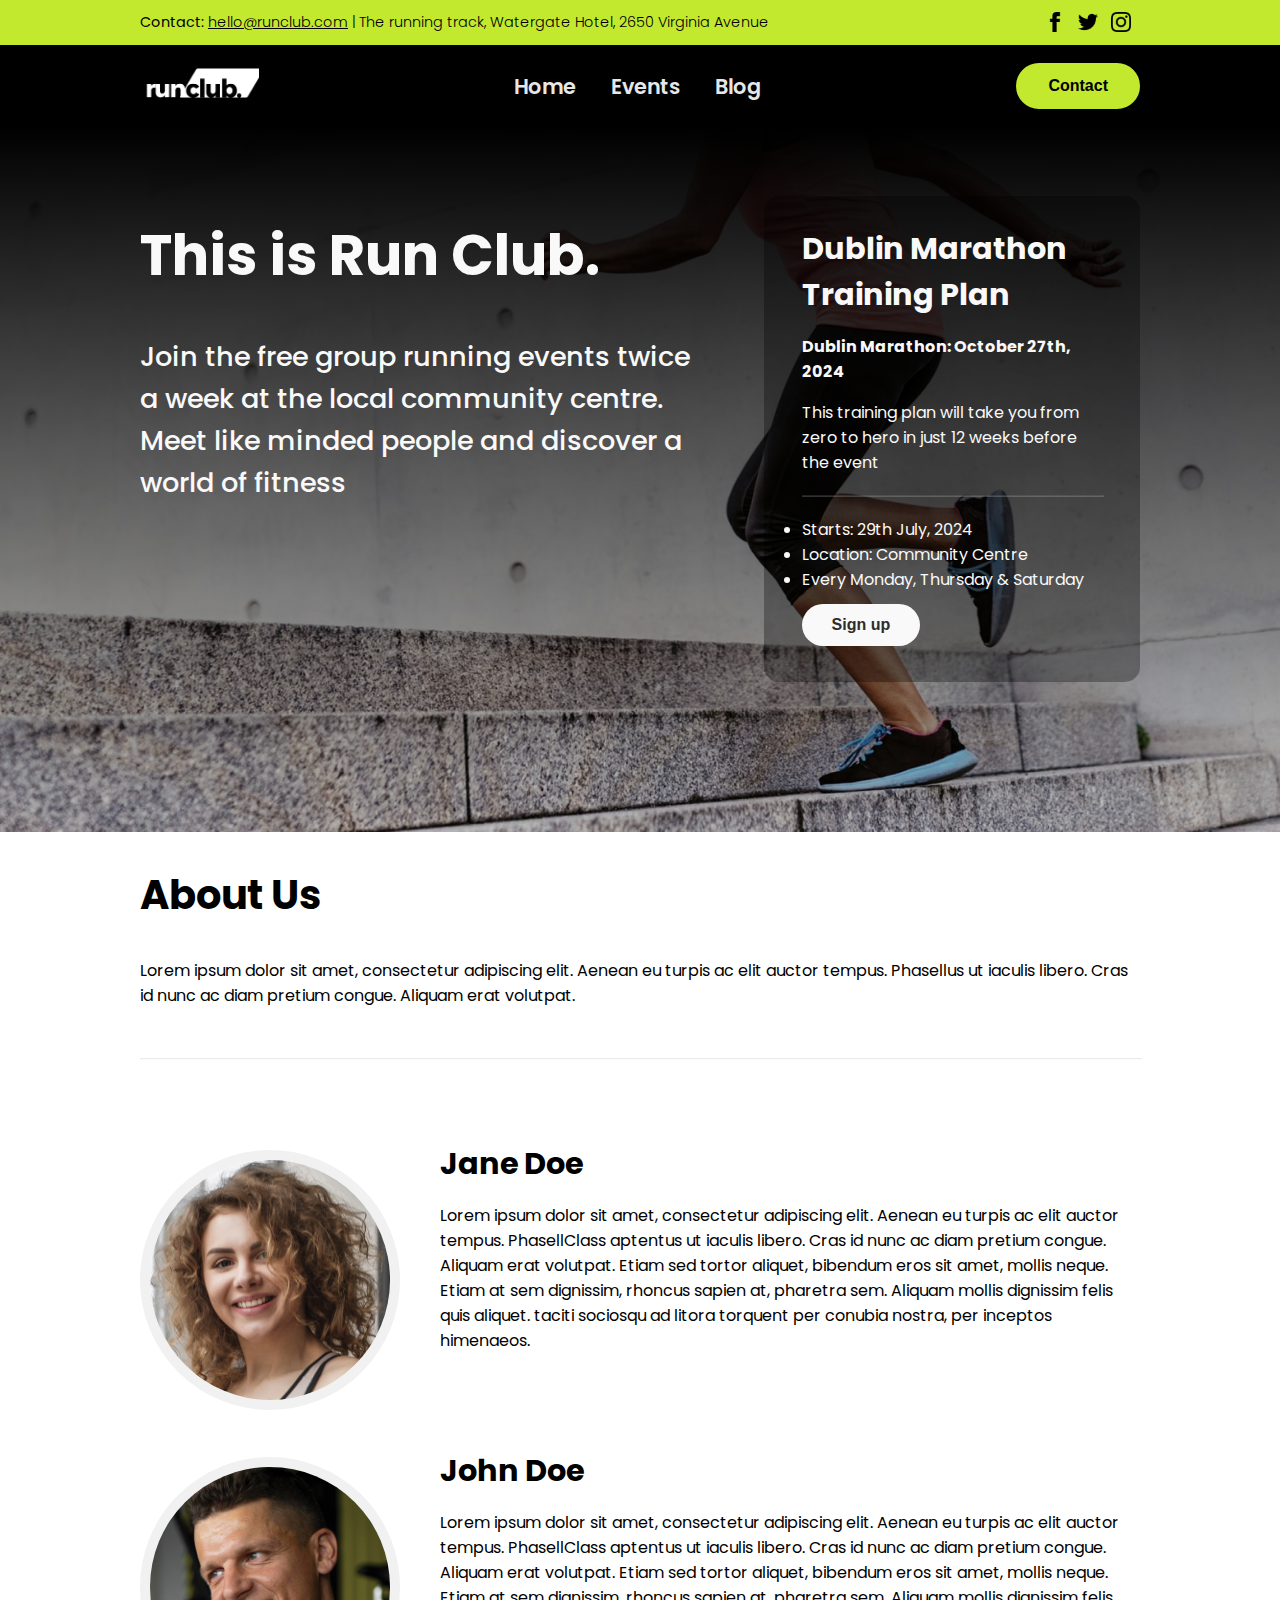
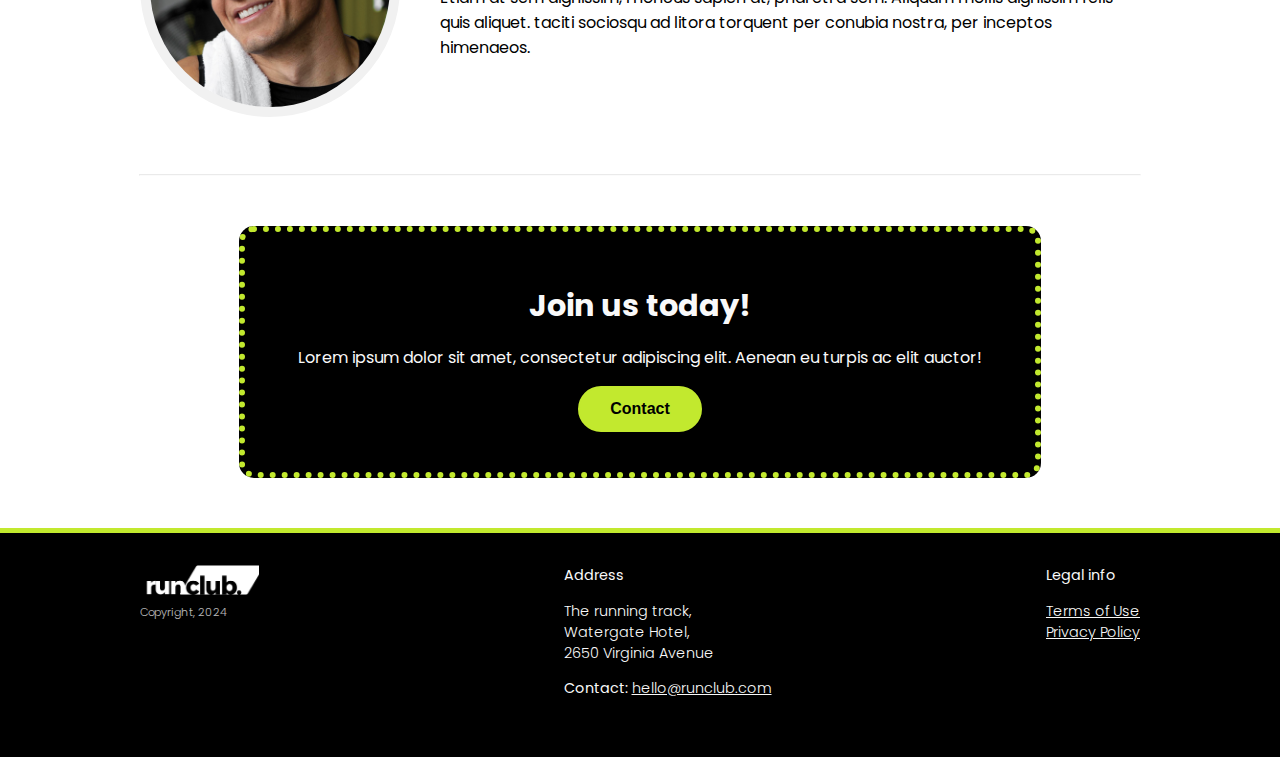
<file: index.html>
<!DOCTYPE html>
<html lang="en">
<head>
<title>Run Club | Home</title>
<meta charset="utf-8">
<link rel="stylesheet" href="styles.css"> <!-- CALLING GLOBAL STYLES -->
<link rel="preconnect" href="https://fonts.googleapis.com"> <!-- CALLING GOOGLE FONTS -->
<link rel="preconnect" href="https://fonts.gstatic.com" crossorigin> <!-- CALLING GOOGLE FONTS -->
<link href="https://fonts.googleapis.com/css2?family=Poppins:ital,wght@0,100;0,200;0,300;0,400;0,500;0,600;0,700;0,800;0,900;1,100;1,200;1,300;1,400;1,500;1,600;1,700;1,800;1,900&display=swap" rel="stylesheet"> <!-- CALLING POPPINS SITE FONT -->
</head>
<!-- START CALLOUT SECTION -->
<div id="callout-container">
  <div id="callout">
    <div id="callout-mail"><b>Contact:</b> <a href="mailto:hello@runclub.com" class="alt-a">hello@runclub.com</a> | The running track, Watergate Hotel, 2650 Virginia Avenue</div>
    <div id="callout-socials">
      <a href="https://www.facebook.com"><img src='media/facebook-icon.png' alt="Facebook icon" class="icon"></a></td>
      <a href="https://twitter.com"><img src='media/twitter-icon.png' alt="X or Twitter icon" class="icon"></a></td>
      <a href="https://www.instagram.com"><img src='media/instagram-icon.png' alt="YouTube icon" class="icon"></a></td>
    </div>
  </div>
</div>
<!-- START NAV SECTION -->
<div id="nav-container">
  <div id="nav-inner-container">
    <div><img src='media/logo.png' alt="The Run Club Logo" id="nav-logo"></div>
    <nav>
      <ul>
        <li><a href="/runclub-assessment">Home</a></li>
        <li><a href="/runclub-assessment/events.html">Events</a></li>
        <li><a href="/runclub-assessment/blog.html">Blog</a></li>
      </ul>
    </nav>
    <div><a href="/runclub-assessment/contact.html"><button id="green-button">Contact</button></a></div>
  </div>
</div>
<!-- START MAIN SECTION -->
<section id="home-main-top-container">
  <div class="inner-container">
    <div id="home-main-left"> <!-- SITE TITLE AND INTO -->
      <h1>This is Run Club.</h1>
      <h4>Join the free group running events twice a week at the local community centre. Meet like minded people and discover a world of fitness</h4>
    </div>
    <div id="home-main-right-container">
      <div id="home-main-right"> <!-- MARATHON TRAINING SECTION -->
        <h3>Dublin Marathon Training Plan</h3>
        <p><b>Dublin Marathon: October 27th, 2024</b></p>
        <p>This training plan will take you from zero to hero in just 12 weeks before the event</p>
        <hr id="hr-home">
        <ul>
          <li>Starts: 29th July, 2024</li>
          <li>Location: Community Centre</li>
          <li>Every Monday, Thursday & Saturday</li>
          <div><a href="https://buy.stripe.com/cN2eWRfuR3Ev2ti288"><button id="grey-button">Sign up</button></a></div>
        </ul>
        </ul>
    </div>
  </div> 
</section>
<section id="hp-about-container">
  <div class="site-width-only">
    <h2>About Us</h2>
    <p>Lorem ipsum dolor sit amet, consectetur adipiscing elit. Aenean eu turpis ac elit auctor tempus. Phasellus ut iaculis libero. Cras id nunc ac diam pretium congue. Aliquam erat volutpat.</p>
    <hr>
  </div>
  <div class="inner-container">
    <div id="hp-about-left">
      <img src='media/jane.jpg' alt="Jane headshot" class="headshot">
    </div>  
    <div id="hp-about-right">
      <h3>Jane Doe</h3>
      <p>Lorem ipsum dolor sit amet, consectetur adipiscing elit. Aenean eu turpis ac elit auctor tempus. PhasellClass aptentus ut iaculis libero. Cras id nunc ac diam pretium congue. Aliquam erat volutpat. Etiam sed tortor aliquet, bibendum eros sit amet, mollis neque. Etiam at sem dignissim, rhoncus sapien at, pharetra sem. Aliquam mollis dignissim felis quis aliquet.  taciti sociosqu ad litora torquent per conubia nostra, per inceptos himenaeos.</p>
    </div>
  </div>
    <div class="inner-container">
      <div id="hp-about-left">
        <img src='media/joe.jpg' alt="Joe headshot" class="headshot">
      </div> 
      <div id="hp-about-right">
        <h3>John Doe</h3>
        <p>Lorem ipsum dolor sit amet, consectetur adipiscing elit. Aenean eu turpis ac elit auctor tempus. PhasellClass aptentus ut iaculis libero. Cras id nunc ac diam pretium congue. Aliquam erat volutpat. Etiam sed tortor aliquet, bibendum eros sit amet, mollis neque. Etiam at sem dignissim, rhoncus sapien at, pharetra sem. Aliquam mollis dignissim felis quis aliquet.  taciti sociosqu ad litora torquent per conubia nostra, per inceptos himenaeos.</p>
      </div> 
  </div>
    <hr>
  <div class="onpage-callout">
    <h3>Join us today!</h3>
    <p>Lorem ipsum dolor sit amet, consectetur adipiscing elit. Aenean eu turpis ac elit auctor!</p>
    <div><a href="/runclub-assessment/contact.html"><button id="green-button">Contact</button></a></div>
  </div>
</section>
<!-- FOOTER SECTION -->
<footer id="footer-container">
  <section class="inner-container">
    <div><p><img src='media/logo.png' alt="The Run Club Logo" id="nav-logo"><br><small>Copyright, 2024</small></p></div>
    <div><p><b>Address</b><br></p><p>The running track,<br> Watergate Hotel,<br> 2650 Virginia Avenue</p><p><b>Contact:</b> <a href="mailto:hello@runclub.com">hello@runclub.com</a></p></div>
    <div><p><b>Legal info</b></p><p><a href="/runclub-assessment/terms.html">Terms of Use</a><br><a href="/runclub-assessment/privacy.html">Privacy Policy</a></p></div>
  </section>
</footer>
</body>
</html>
</file>
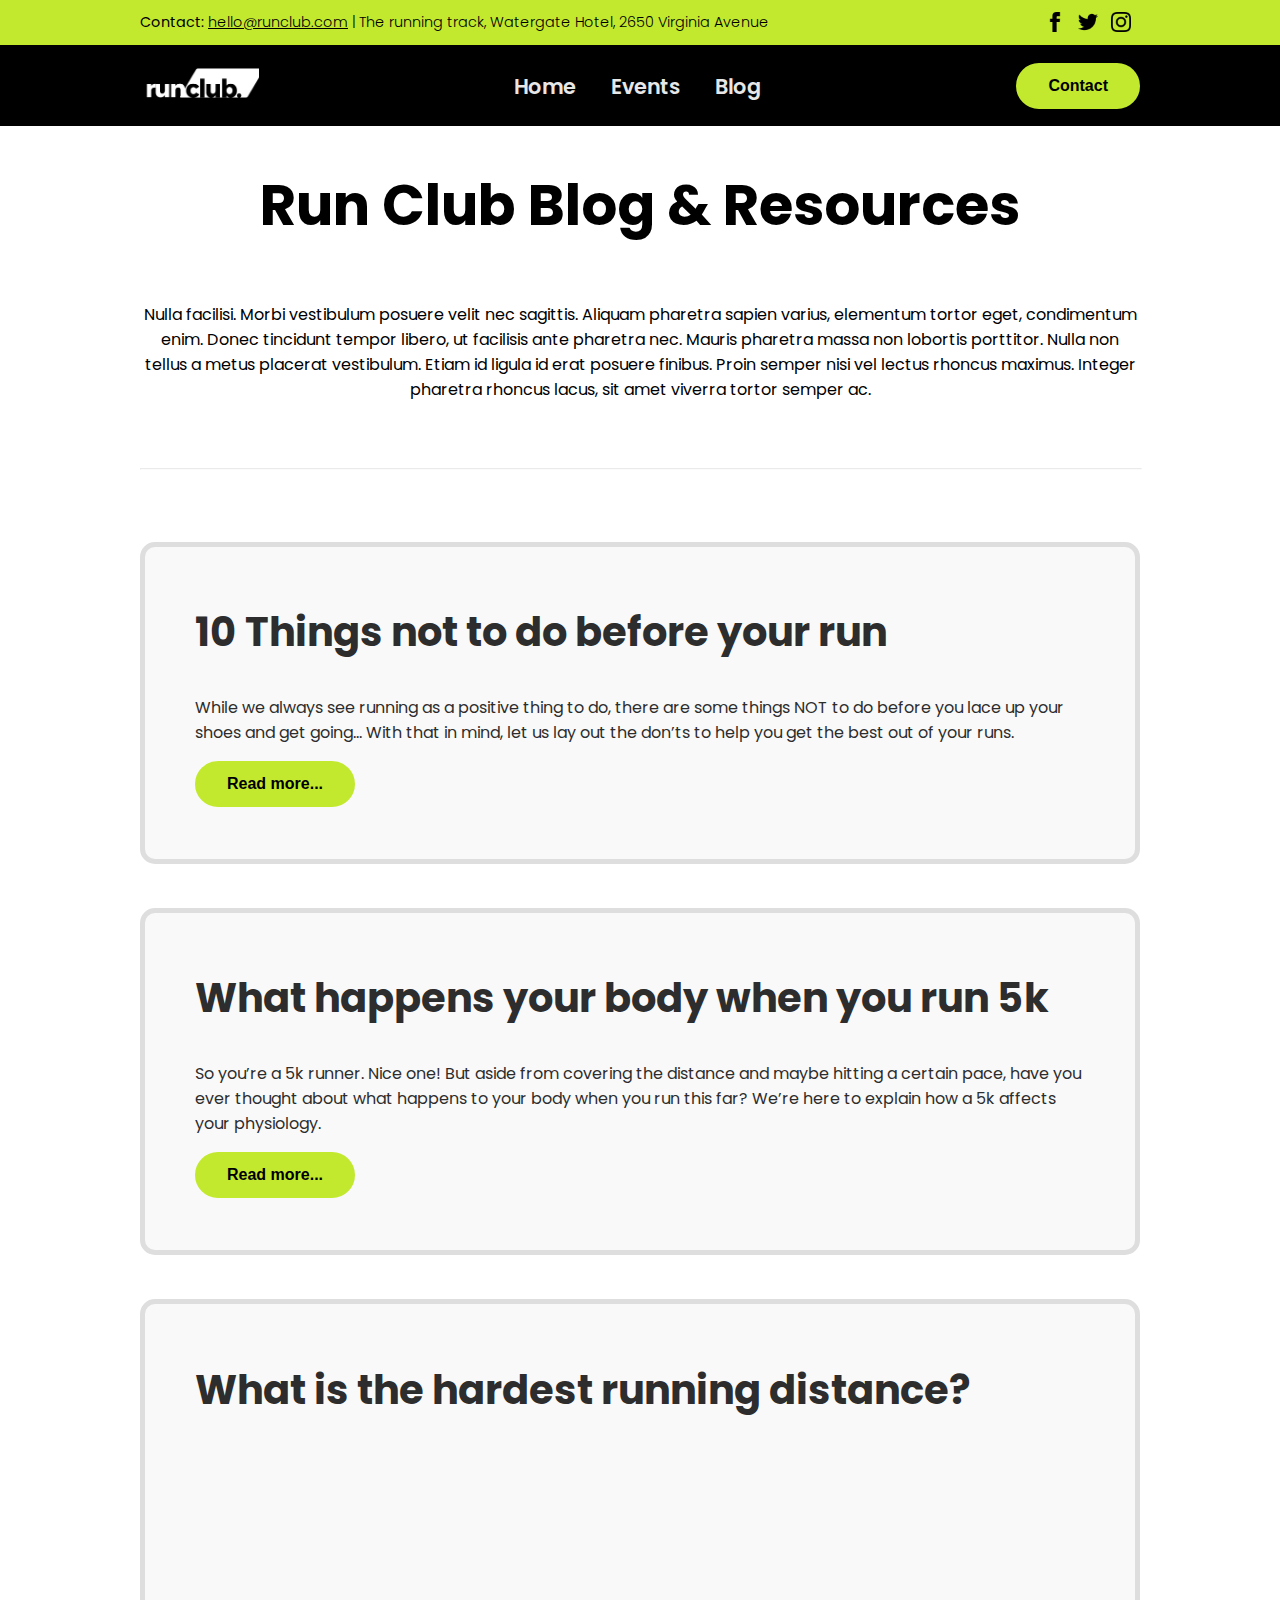
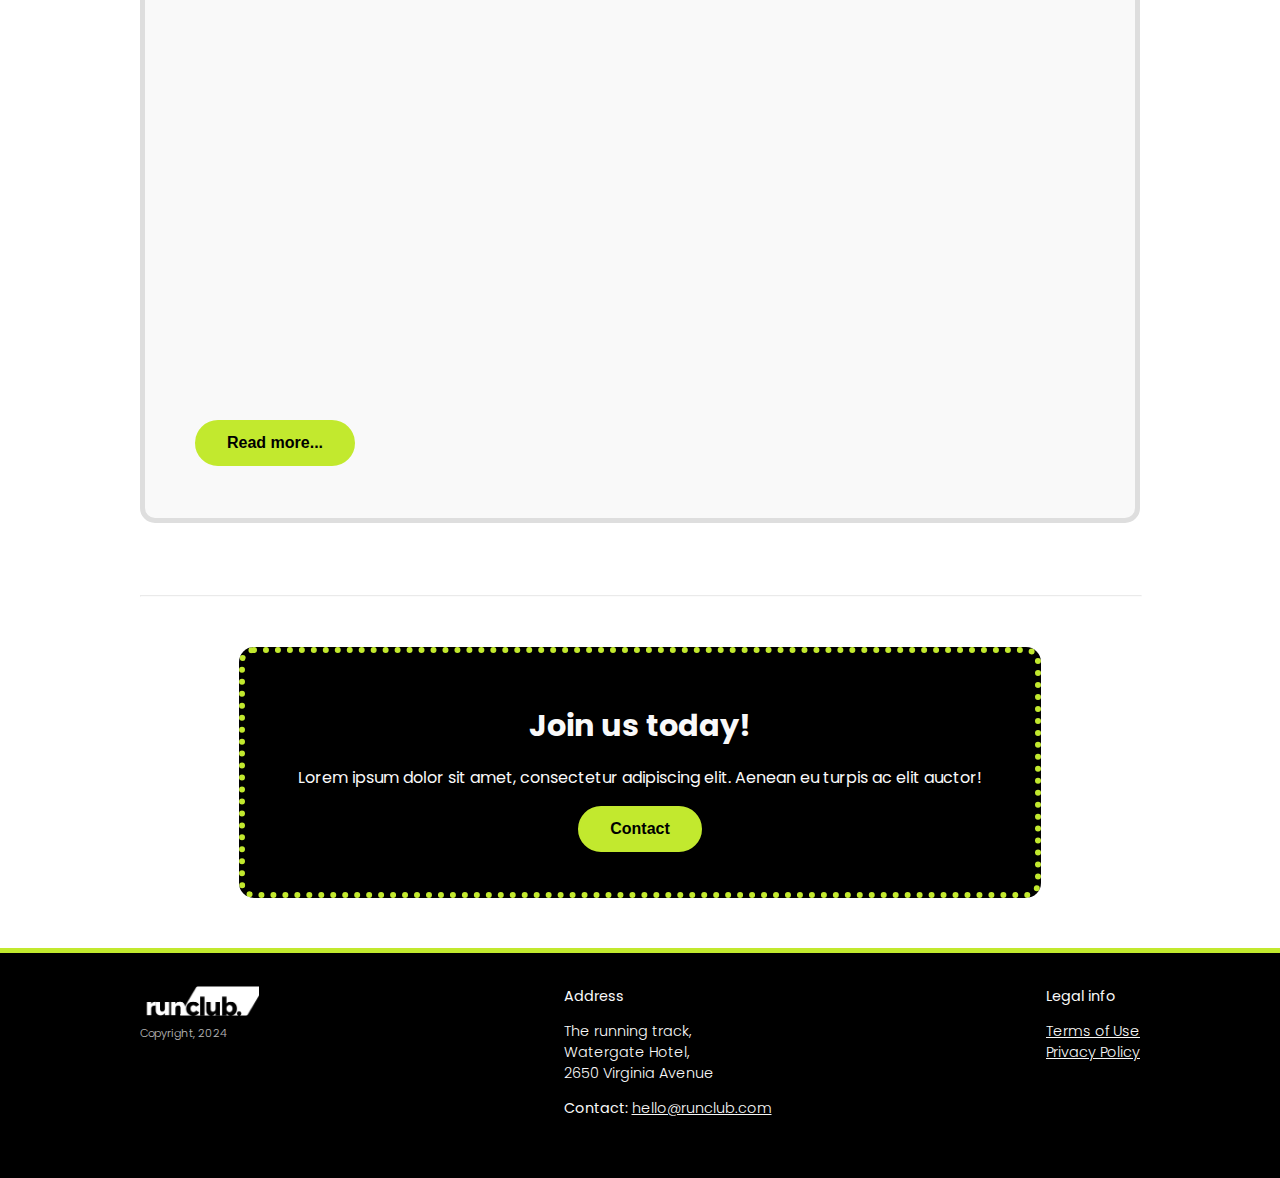
<file: blog.html>
<!DOCTYPE html>
<html lang="en">
<head>
<title>Run Club | Blog</title>
<meta charset="utf-8">
<link rel="stylesheet" href="styles.css"> <!-- CALLING GLOBAL STYLES -->
<link rel="preconnect" href="https://fonts.googleapis.com"> <!-- CALLING GOOGLE FONTS -->
<link rel="preconnect" href="https://fonts.gstatic.com" crossorigin> <!-- CALLING GOOGLE FONTS -->
<link href="https://fonts.googleapis.com/css2?family=Poppins:ital,wght@0,100;0,200;0,300;0,400;0,500;0,600;0,700;0,800;0,900;1,100;1,200;1,300;1,400;1,500;1,600;1,700;1,800;1,900&display=swap" rel="stylesheet"> <!-- CALLING POPPINS SITE FONT -->
</head>
<!-- START CALLOUT SECTION -->
<div id="callout-container">
  <div id="callout">
    <div id="callout-mail"><b>Contact:</b> <a href="mailto:hello@runclub.com" class="alt-a">hello@runclub.com</a> | The running track, Watergate Hotel, 2650 Virginia Avenue</div>
    <div id="callout-socials">
      <a href="https://www.facebook.com"><img src='media/facebook-icon.png' alt="Facebook icon" class="icon"></a>
      <a href="https://twitter.com"><img src='media/twitter-icon.png' alt="X or Twitter icon" class="icon"></a>
      <a href="https://www.instagram.com"><img src='media/instagram-icon.png' alt="YouTube icon" class="icon"></a>
    </div>
  </div>
</div>
<!-- START NAV SECTION -->
<div id="nav-container">
  <div id="nav-inner-container">
    <div><img src='media/logo.png' alt="The Run Club Logo" id="nav-logo"></div>
    <nav>
      <ul>
        <li><a href="/runclub-assessment">Home</a></li>
        <li><a href="/runclub-assessment/events.html">Events</a></li>
        <li><a href="/runclub-assessment/blog.html">Blog</a></li>
      </ul>
    </nav>
    <div><a href="/runclub-assessment/contact.html"><button id="green-button">Contact</button></a></div>
  </div>
</div>
<!-- START MAIN SECTION -->
<section>
  <div class="inner-container-stack-centre">
    <h1>Run Club Blog & Resources</h1>
    <p>Nulla facilisi. Morbi vestibulum posuere velit nec sagittis. Aliquam pharetra sapien varius, elementum tortor eget, condimentum enim. Donec tincidunt tempor libero, ut facilisis ante pharetra nec. Mauris pharetra massa non lobortis porttitor. Nulla non tellus a metus placerat vestibulum. Etiam id ligula id erat posuere finibus. Proin semper nisi vel lectus rhoncus maximus. Integer pharetra rhoncus lacus, sit amet viverra tortor semper ac.</p>
    <hr>
    <div class="blog-article-container">
      <div class="blog-article">
        <h2>10 Things not to do before your run</h2>
        <p>While we always see running as a positive thing to do, there are some things NOT to do before you lace up your shoes and get going… With that in mind, let us lay out the don’ts to help you get the best out of your runs.</p>
        <a href="https://therunningchannel.com/10-things-not-to-do-before-a-run-2/"><button id="green-button">Read more...</button></a>
      </div>
    </div>
    <div class="blog-article-container">
      <div class="blog-article">
        <h2>What happens your body when you run 5k</h2>
        <p>So you’re a 5k runner. Nice one! But aside from covering the distance and maybe hitting a certain pace, have you ever thought about what happens to your body when you run this far? We’re here to explain how a 5k affects your physiology.</p>
        <a href="https://therunningchannel.com/what-happens-to-your-body-when-you-run-5k/"><button id="green-button">Read more...</button></a>
      </div>
    </div>
    <div class="blog-article-container">
      <div class="blog-article">
        <h2>What is the hardest running distance?</h2>
        <iframe width="900" height="560" src="https://www.youtube.com/embed/BjLdqnQ2-Yg?si=0-ucBQt2rOjfmcR0" title="YouTube video player" frameborder="0" allow="accelerometer; autoplay; clipboard-write; encrypted-media; gyroscope; picture-in-picture; web-share" referrerpolicy="strict-origin-when-cross-origin" allowfullscreen></iframe><br>
        <a href="https://therunningchannel.com/videos/what-is-the-hardest-running-distance/"><button id="green-button">Read more...</button></a>
      </div>
    </div>
    <hr>
  </div>
  <div class="onpage-callout">
    <h3>Join us today!</h3>
    <p>Lorem ipsum dolor sit amet, consectetur adipiscing elit. Aenean eu turpis ac elit auctor!</p>
    <div><a href="/runclub-assessment/contact.html"><button id="green-button">Contact</button></a></div>
  </div>
</section>
<!-- FOOTER SECTION -->
<footer id="footer-container">
  <section class="inner-container">
    <div><p><img src='media/logo.png' alt="The Run Club Logo" id="nav-logo"><br><small>Copyright, 2024</small></p></div>
    <div><p><b>Address</b><br></p><p>The running track,<br> Watergate Hotel,<br> 2650 Virginia Avenue</p><p><b>Contact:</b> <a href="mailto:hello@runclub.com">hello@runclub.com</a></p></div>
    <div><p><b>Legal info</b></p><p><a href="/runclub-assessment/terms.html">Terms of Use</a><br><a href="/runclub-assessment/privacy.html">Privacy Policy</a></p></div>
  </section>
</footer>
</body>
</html>
</file>
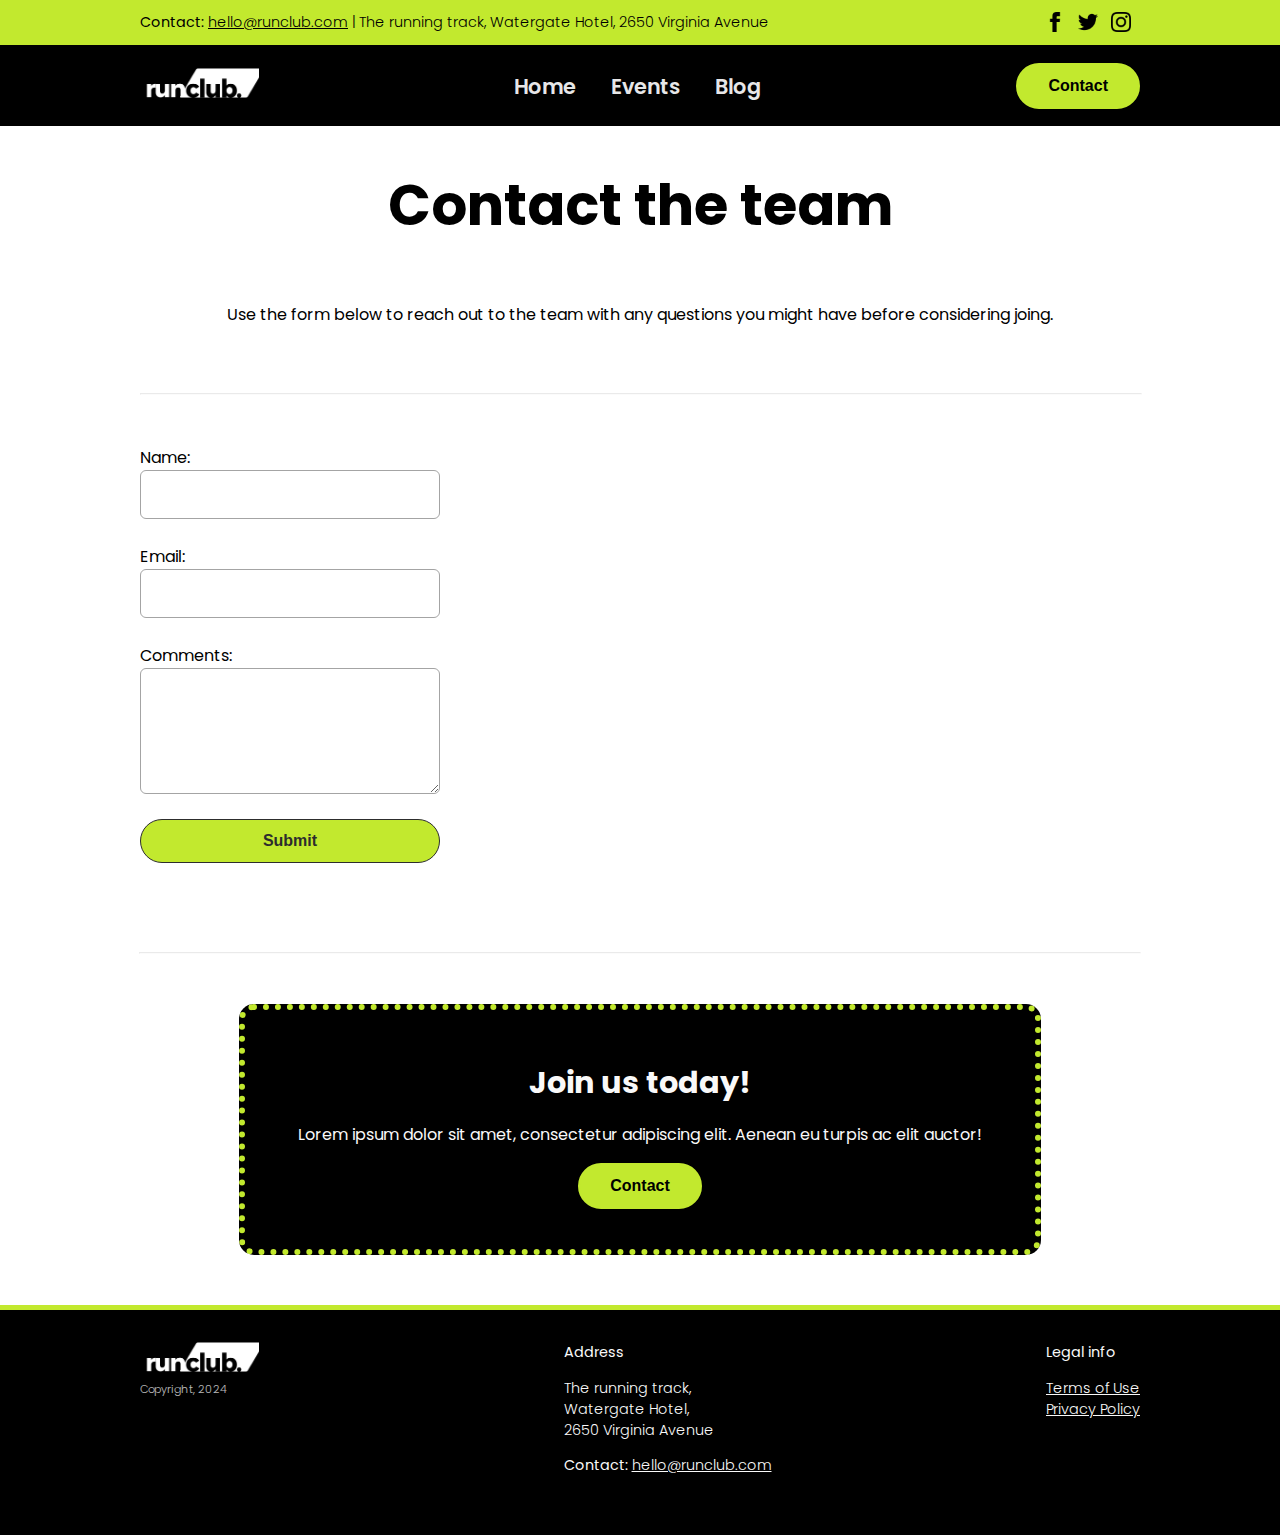
<file: contact.html>
<!DOCTYPE html>
<html lang="en">
<head>
<title>Run Club | Contact</title>
<meta charset="utf-8">
<link rel="stylesheet" href="styles.css"> <!-- CALLING GLOBAL STYLES -->
<link rel="preconnect" href="https://fonts.googleapis.com"> <!-- CALLING GOOGLE FONTS -->
<link rel="preconnect" href="https://fonts.gstatic.com" crossorigin> <!-- CALLING GOOGLE FONTS -->
<link href="https://fonts.googleapis.com/css2?family=Poppins:ital,wght@0,100;0,200;0,300;0,400;0,500;0,600;0,700;0,800;0,900;1,100;1,200;1,300;1,400;1,500;1,600;1,700;1,800;1,900&display=swap" rel="stylesheet"> <!-- CALLING POPPINS SITE FONT -->
</head>
<!-- START CALLOUT SECTION -->
<div id="callout-container">
  <div id="callout">
    <div id="callout-mail"><b>Contact:</b> <a href="mailto:hello@runclub.com" class="alt-a">hello@runclub.com</a> | The running track, Watergate Hotel, 2650 Virginia Avenue</div>
    <div id="callout-socials">
      <a href="https://www.facebook.com"><img src='media/facebook-icon.png' alt="Facebook icon" class="icon"></a>
      <a href="https://twitter.com"><img src='media/twitter-icon.png' alt="X or Twitter icon" class="icon"></a>
      <a href="https://www.instagram.com"><img src='media/instagram-icon.png' alt="YouTube icon" class="icon"></a>
    </div>
  </div>
</div>
<!-- START NAV SECTION -->
<div id="nav-container">
  <div id="nav-inner-container">
    <div><img src='media/logo.png' alt="The Run Club Logo" id="nav-logo"></div>
    <nav>
      <ul>
        <li><a href="/runclub-assessment">Home</a></li>
        <li><a href="/runclub-assessment/events.html">Events</a></li>
        <li><a href="/runclub-assessment/blog.html">Blog</a></li>
      </ul>
    </nav>
    <div><a href="/runclub-assessment/contact.html"><button id="green-button">Contact</button></a></div>
  </div>
</div>
<!-- START MAIN SECTION -->
<section>
  <div class="inner-container-stack-centre">
    <h1>Contact the team</h1>
    <p>Use the form below to reach out to the team with any questions you might have before considering joing.</p>
    <hr>
  </div>
  <div class="inner-container">
    <div class="p">
      <form id="contact-form">
        Name: <input type="text" name="name" id="small-field" required><br>
        Email: <input type="text" name="email" id="small-field" required><br>
        Comments: <textarea name="comment" id="large-field" required></textarea><br>
        <input type="submit" class="green-button">
      </form>
    </div>
    <div>
      <iframe src="https://www.google.com/maps/embed?pb=!1m18!1m12!1m3!1d3105.0712885865464!2d-77.05824602410097!3d38.899485071723625!2m3!1f0!2f0!3f0!3m2!1i1024!2i768!4f13.1!3m3!1m2!1s0x89b7b7b2b79a3b6d%3A0xc7748db45c4c9750!2sThe%20Watergate%20Hotel!5e0!3m2!1sen!2ses!4v1711489890015!5m2!1sen!2ses" width="600" height="450" style="border:0;" allowfullscreen="" loading="lazy" referrerpolicy="no-referrer-when-downgrade"></iframe>
    </div>
  </div>
  <hr>
  <div class="onpage-callout">
    <h3>Join us today!</h3>
    <p>Lorem ipsum dolor sit amet, consectetur adipiscing elit. Aenean eu turpis ac elit auctor!</p>
    <div><a href="/runclub-assessment/contact.html"><button id="green-button">Contact</button></a></div>
  </div>
</section>
<!-- FOOTER SECTION -->
<footer id="footer-container">
  <section class="inner-container">
    <div><p><img src='media/logo.png' alt="The Run Club Logo" id="nav-logo"><br><small>Copyright, 2024</small></p></div>
    <div><p><b>Address</b><br></p><p>The running track,<br> Watergate Hotel,<br> 2650 Virginia Avenue</p><p><b>Contact:</b> <a href="mailto:hello@runclub.com">hello@runclub.com</a></p></div>
    <div><p><b>Legal info</b></p><p><a href="/runclub-assessment/terms.html">Terms of Use</a><br><a href="/runclub-assessment/privacy.html">Privacy Policy</a></p></div>
  </section>
</footer>
</body>
</html>
</file>
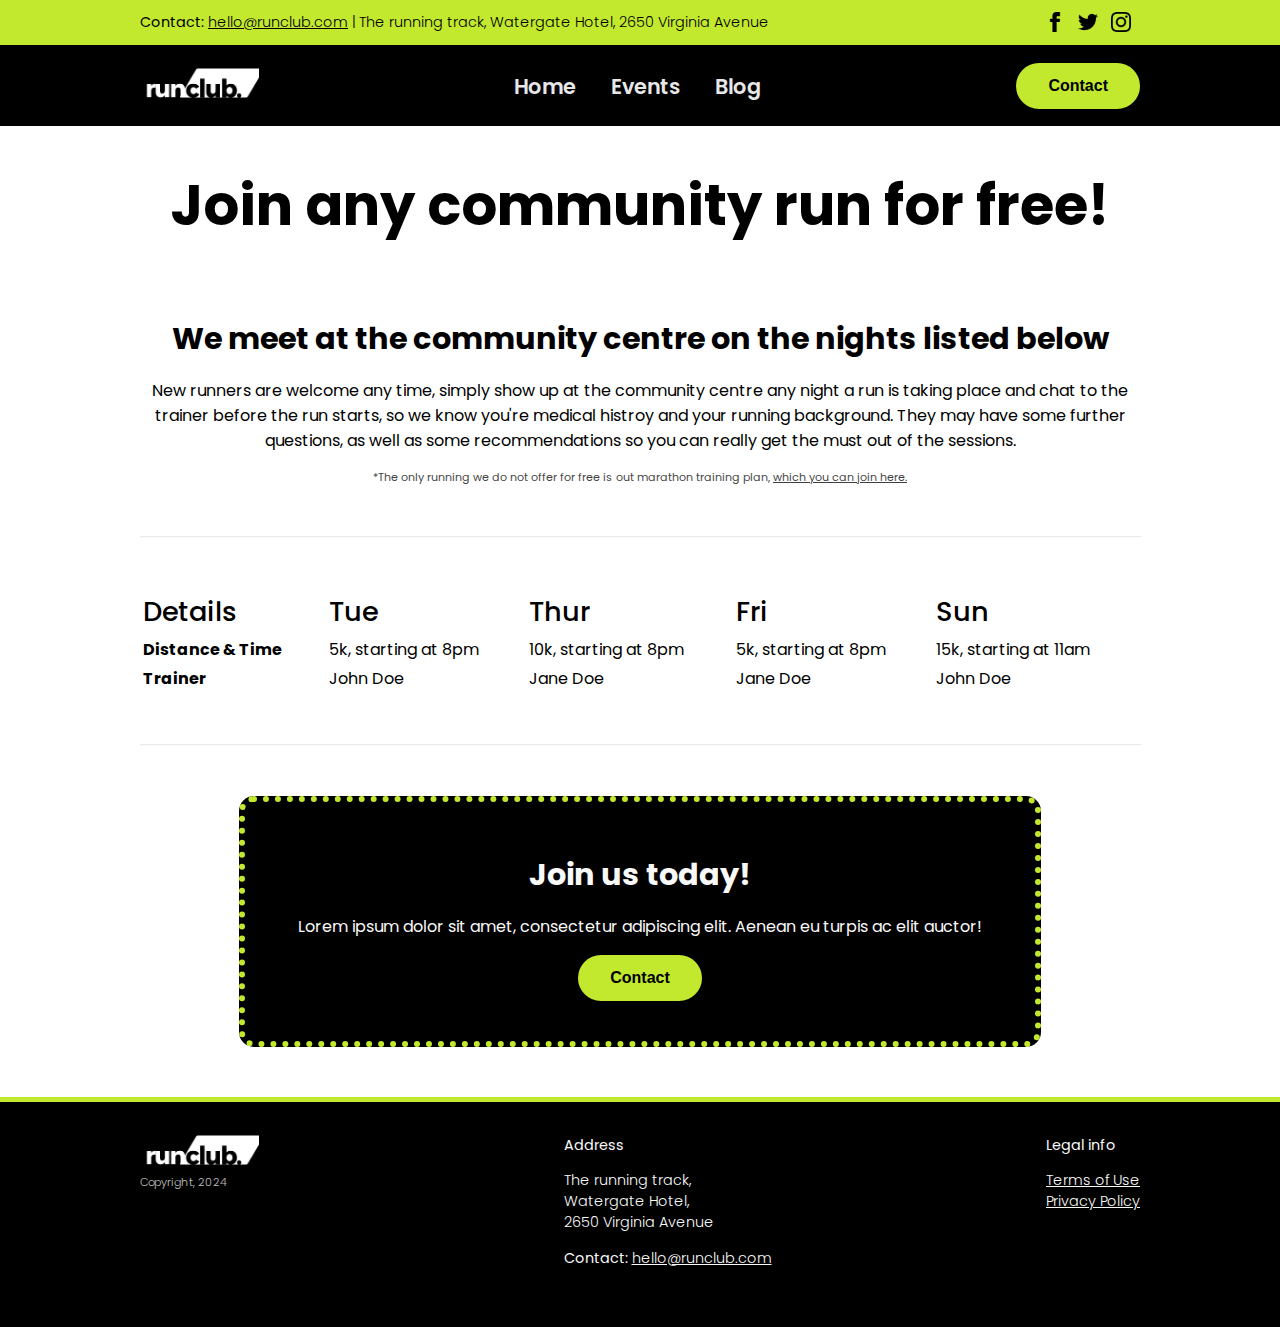
<file: events.html>
<!DOCTYPE html>
<html lang="en">
<head>
<title>Run Club | Events</title>
<meta charset="utf-8">
<link rel="stylesheet" href="styles.css"> <!-- CALLING GLOBAL STYLES -->
<link rel="preconnect" href="https://fonts.googleapis.com"> <!-- CALLING GOOGLE FONTS -->
<link rel="preconnect" href="https://fonts.gstatic.com" crossorigin> <!-- CALLING GOOGLE FONTS -->
<link href="https://fonts.googleapis.com/css2?family=Poppins:ital,wght@0,100;0,200;0,300;0,400;0,500;0,600;0,700;0,800;0,900;1,100;1,200;1,300;1,400;1,500;1,600;1,700;1,800;1,900&display=swap" rel="stylesheet"> <!-- CALLING POPPINS SITE FONT -->
</head>
<!-- START CALLOUT SECTION -->
<div id="callout-container">
  <div id="callout">
    <div id="callout-mail"><b>Contact:</b> <a href="mailto:hello@runclub.com" class="alt-a">hello@runclub.com</a> | The running track, Watergate Hotel, 2650 Virginia Avenue</div>
    <div id="callout-socials">
      <a href="https://www.facebook.com"><img src='media/facebook-icon.png' alt="Facebook icon" class="icon"></a>
      <a href="https://twitter.com"><img src='media/twitter-icon.png' alt="X or Twitter icon" class="icon"></a>
      <a href="https://www.instagram.com"><img src='media/instagram-icon.png' alt="YouTube icon" class="icon"></a>
    </div>
  </div>
</div>
<!-- START NAV SECTION -->
<div id="nav-container">
  <div id="nav-inner-container">
    <div><img src='media/logo.png' alt="The Run Club Logo" id="nav-logo"></div>
    <nav>
      <ul>
        <li><a href="/runclub-assessment">Home</a></li>
        <li><a href="/runclub-assessment/events.html">Events</a></li>
        <li><a href="/runclub-assessment/blog.html">Blog</a></li>
      </ul>
    </nav>
    <div><a href="/runclub-assessment/contact.html"><button id="green-button">Contact</button></a></div>
  </div>
</div>
<!-- START MAIN SECTION -->
<section>
  <div class="inner-container-stack-centre">
    <h1>Join any community run for free!</h1>
    <h3>We meet at the community centre on the nights listed below</h3>
    <p>New runners are welcome any time, simply show up at the community centre any night a run is taking place and chat to the trainer before the run starts, so we know you're medical histroy and your running background. They may have some further questions, as well as some recommendations so you can really get the must out of the sessions.</p>
    <small>*The only running we do not offer for free is out marathon training plan, <a href="index.html" class="alt-a">which you can join here.</a></small>
    <hr>
    <table>
      <tr>
        <th>Details</th>
        <th>Tue</th>
        <th>Thur</th>
        <th>Fri</th>
        <th>Sun</th>
      </tr>
      <tr>
        <td><b>Distance & Time</b></td>
        <td>5k, starting at 8pm</td>
        <td>10k, starting at 8pm</td>
        <td>5k, starting at 8pm</td>
        <td>15k, starting at 11am</td>
      </tr>
      <tr>
        <td><b>Trainer</b></td>
        <td>John Doe</td>
        <td>Jane Doe</td>
        <td>Jane Doe</td>
        <td>John Doe</td>
      </tr>
    </table>
    <hr>
  </div>
  <div class="onpage-callout">
    <h3>Join us today!</h3>
    <p>Lorem ipsum dolor sit amet, consectetur adipiscing elit. Aenean eu turpis ac elit auctor!</p>
    <div><a href="/runclub-assessment/contact.html"><button id="green-button">Contact</button></a></div>
  </div>
</section>
<!-- FOOTER SECTION -->
<footer id="footer-container">
  <section class="inner-container">
    <div><p><img src='media/logo.png' alt="The Run Club Logo" id="nav-logo"><br><small>Copyright, 2024</small></p></div>
    <div><p><b>Address</b><br></p><p>The running track,<br> Watergate Hotel,<br> 2650 Virginia Avenue</p><p><b>Contact:</b> <a href="mailto:hello@runclub.com">hello@runclub.com</a></p></div>
    <div><p><b>Legal info</b></p><p><a href="/runclub-assessment/terms.html">Terms of Use</a><br><a href="/runclub-assessment/privacy.html">Privacy Policy</a></p></div>
  </section>
</footer>
</body>
</html>
</file>
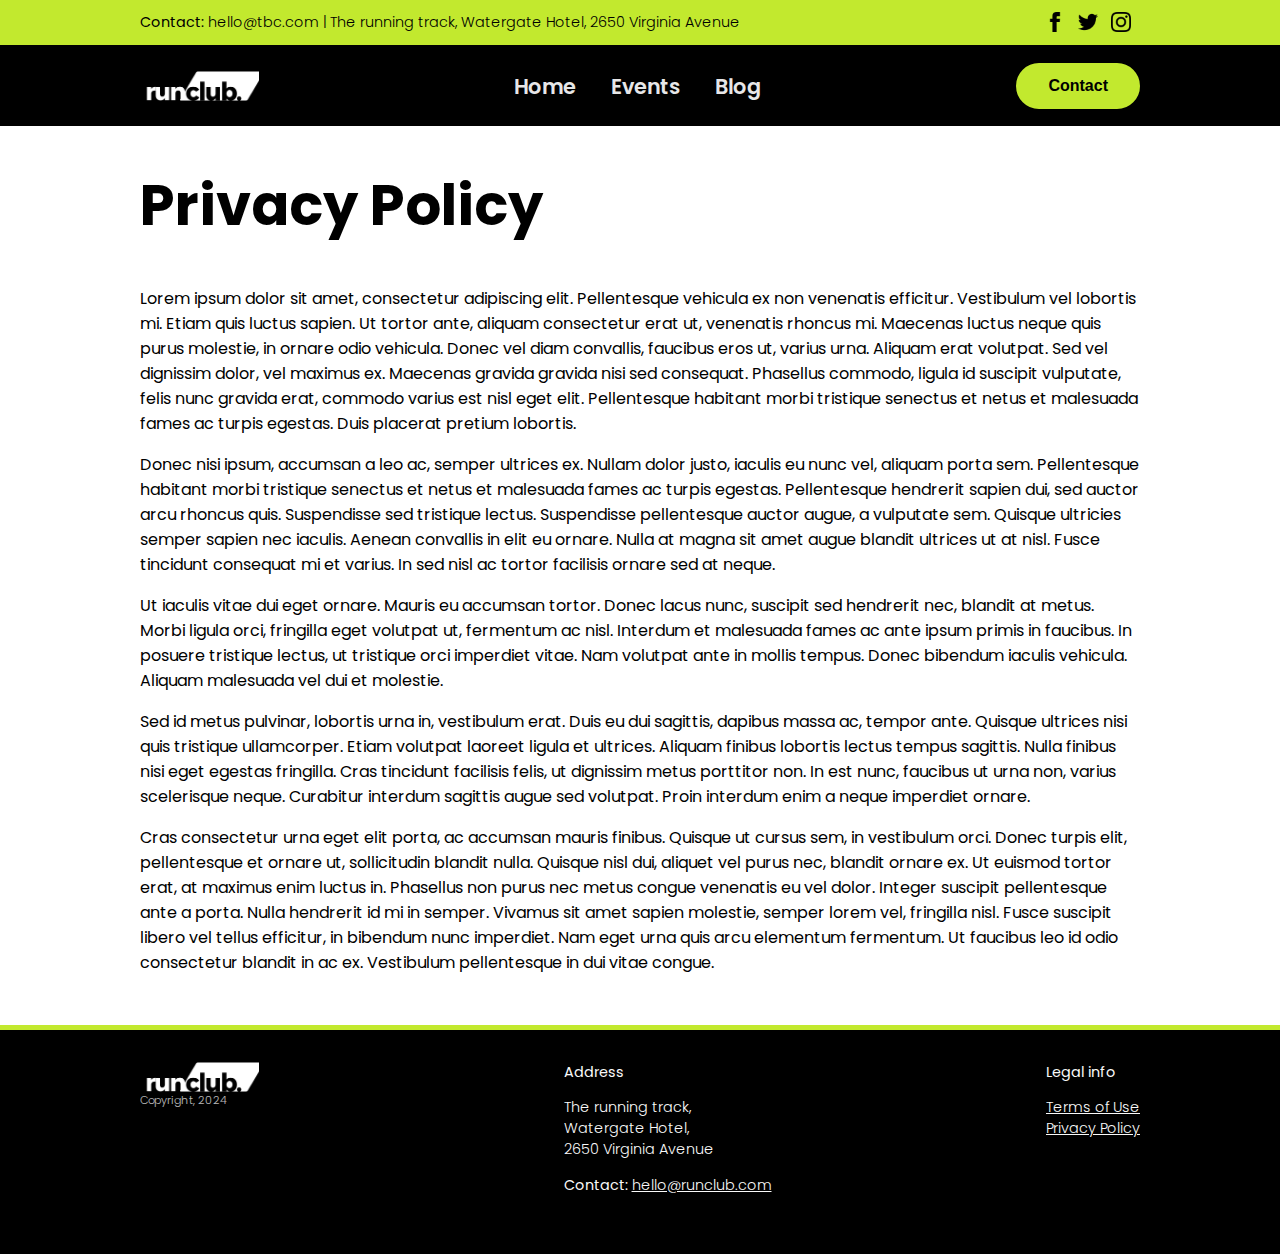
<file: privacy.html>
<DOCTYPE html>
<html lang="en">
<head>
<title>Privacy Policy</title>
<meta charset="utf-8">
<link rel="stylesheet" href="styles.css"> <!-- CALLING GLOBAL STYLES -->
<link rel="preconnect" href="https://fonts.googleapis.com"> <!-- CALLING GOOGLE FONTS -->
<link rel="preconnect" href="https://fonts.gstatic.com" crossorigin> <!-- CALLING GOOGLE FONTS -->
<link href="https://fonts.googleapis.com/css2?family=Poppins:ital,wght@0,100;0,200;0,300;0,400;0,500;0,600;0,700;0,800;0,900;1,100;1,200;1,300;1,400;1,500;1,600;1,700;1,800;1,900&display=swap" rel="stylesheet"> <!-- CALLING POPPINS SITE FONT -->
</head>
<!-- START CALLOUT SECTION -->
<div id="callout-container">
  <div id="callout">
    <div id="callout-mail"><b>Contact:</b> hello@tbc.com | The running track, Watergate Hotel, 2650 Virginia Avenue</div>
    <div id="callout-socials">
      <img src='media/facebook-icon.png' alt="Facebook icon" class="icon"></td>
      <img src='media/twitter-icon.png' alt="X or Twitter icon" class="icon"></td>
      <img src='media/instagram-icon.png' alt="YouTube icon" class="icon"></td>
    </div>
  </div>
</div>
<!-- START NAV SECTION -->
<div id="nav-container">
  <div id="nav-inner-container">
    <div><img src='media/logo.png' alt="The Run Club Logo" id="nav-logo"></div>
    <nav>
      <ul>
        <li><a href="/runclub-assessment">Home</a></li>
        <li><a href="/runclub-assessment/events.html">Events</a></li>
        <li><a href="/runclub-assessment/blog.html">Blog</a></li>
      </ul>
    </nav>
    <div><a href="/runclub-assessment/contact.html"><button id="green-button">Contact</button></a></div>
  </div>
</div>
<!-- START MAIN SECTION -->
<main>
    <section class="page-body">
        <div>
            <h1>Privacy Policy</h1>
            <p>Lorem ipsum dolor sit amet, consectetur adipiscing elit. Pellentesque vehicula ex non venenatis efficitur. Vestibulum vel lobortis mi. Etiam quis luctus sapien. Ut tortor ante, aliquam consectetur erat ut, venenatis rhoncus mi. Maecenas luctus neque quis purus molestie, in ornare odio vehicula. Donec vel diam convallis, faucibus eros ut, varius urna. Aliquam erat volutpat. Sed vel dignissim dolor, vel maximus ex. Maecenas gravida gravida nisi sed consequat. Phasellus commodo, ligula id suscipit vulputate, felis nunc gravida erat, commodo varius est nisl eget elit. Pellentesque habitant morbi tristique senectus et netus et malesuada fames ac turpis egestas. Duis placerat pretium lobortis.</p>
            <p>Donec nisi ipsum, accumsan a leo ac, semper ultrices ex. Nullam dolor justo, iaculis eu nunc vel, aliquam porta sem. Pellentesque habitant morbi tristique senectus et netus et malesuada fames ac turpis egestas. Pellentesque hendrerit sapien dui, sed auctor arcu rhoncus quis. Suspendisse sed tristique lectus. Suspendisse pellentesque auctor augue, a vulputate sem. Quisque ultricies semper sapien nec iaculis. Aenean convallis in elit eu ornare. Nulla at magna sit amet augue blandit ultrices ut at nisl. Fusce tincidunt consequat mi et varius. In sed nisl ac tortor facilisis ornare sed at neque.</p>
            <p>Ut iaculis vitae dui eget ornare. Mauris eu accumsan tortor. Donec lacus nunc, suscipit sed hendrerit nec, blandit at metus. Morbi ligula orci, fringilla eget volutpat ut, fermentum ac nisl. Interdum et malesuada fames ac ante ipsum primis in faucibus. In posuere tristique lectus, ut tristique orci imperdiet vitae. Nam volutpat ante in mollis tempus. Donec bibendum iaculis vehicula. Aliquam malesuada vel dui et molestie.</p>
            <p>Sed id metus pulvinar, lobortis urna in, vestibulum erat. Duis eu dui sagittis, dapibus massa ac, tempor ante. Quisque ultrices nisi quis tristique ullamcorper. Etiam volutpat laoreet ligula et ultrices. Aliquam finibus lobortis lectus tempus sagittis. Nulla finibus nisi eget egestas fringilla. Cras tincidunt facilisis felis, ut dignissim metus porttitor non. In est nunc, faucibus ut urna non, varius scelerisque neque. Curabitur interdum sagittis augue sed volutpat. Proin interdum enim a neque imperdiet ornare.</p>
            <p>Cras consectetur urna eget elit porta, ac accumsan mauris finibus. Quisque ut cursus sem, in vestibulum orci. Donec turpis elit, pellentesque et ornare ut, sollicitudin blandit nulla. Quisque nisl dui, aliquet vel purus nec, blandit ornare ex. Ut euismod tortor erat, at maximus enim luctus in. Phasellus non purus nec metus congue venenatis eu vel dolor. Integer suscipit pellentesque ante a porta. Nulla hendrerit id mi in semper. Vivamus sit amet sapien molestie, semper lorem vel, fringilla nisl. Fusce suscipit libero vel tellus efficitur, in bibendum nunc imperdiet. Nam eget urna quis arcu elementum fermentum. Ut faucibus leo id odio consectetur blandit in ac ex. Vestibulum pellentesque in dui vitae congue.</p>
        </div>
    </section>
</main>
<!-- FOOTER SECTION -->
<footer id="footer-container">
  <section class="inner-container">
    <div><p><img src='media/logo.png' alt="The Run Club Logo" id="nav-logo"><br><small>Copyright, 2024</small></p></div>
    <div><p><b>Address</b><br></p><p>The running track,<br> Watergate Hotel,<br> 2650 Virginia Avenue</p><p><b>Contact:</b> <a href="mailto:hello@runclub.com">hello@runclub.com</a></p></div>
    <div><p><b>Legal info</b></p><p><a href="/runclub-assessment/terms.html">Terms of Use</a><br><a href="/runclub-assessment/privacy.html">Privacy Policy</a></p></div>
  </section>
</footer>
</body>
</html>
</file>
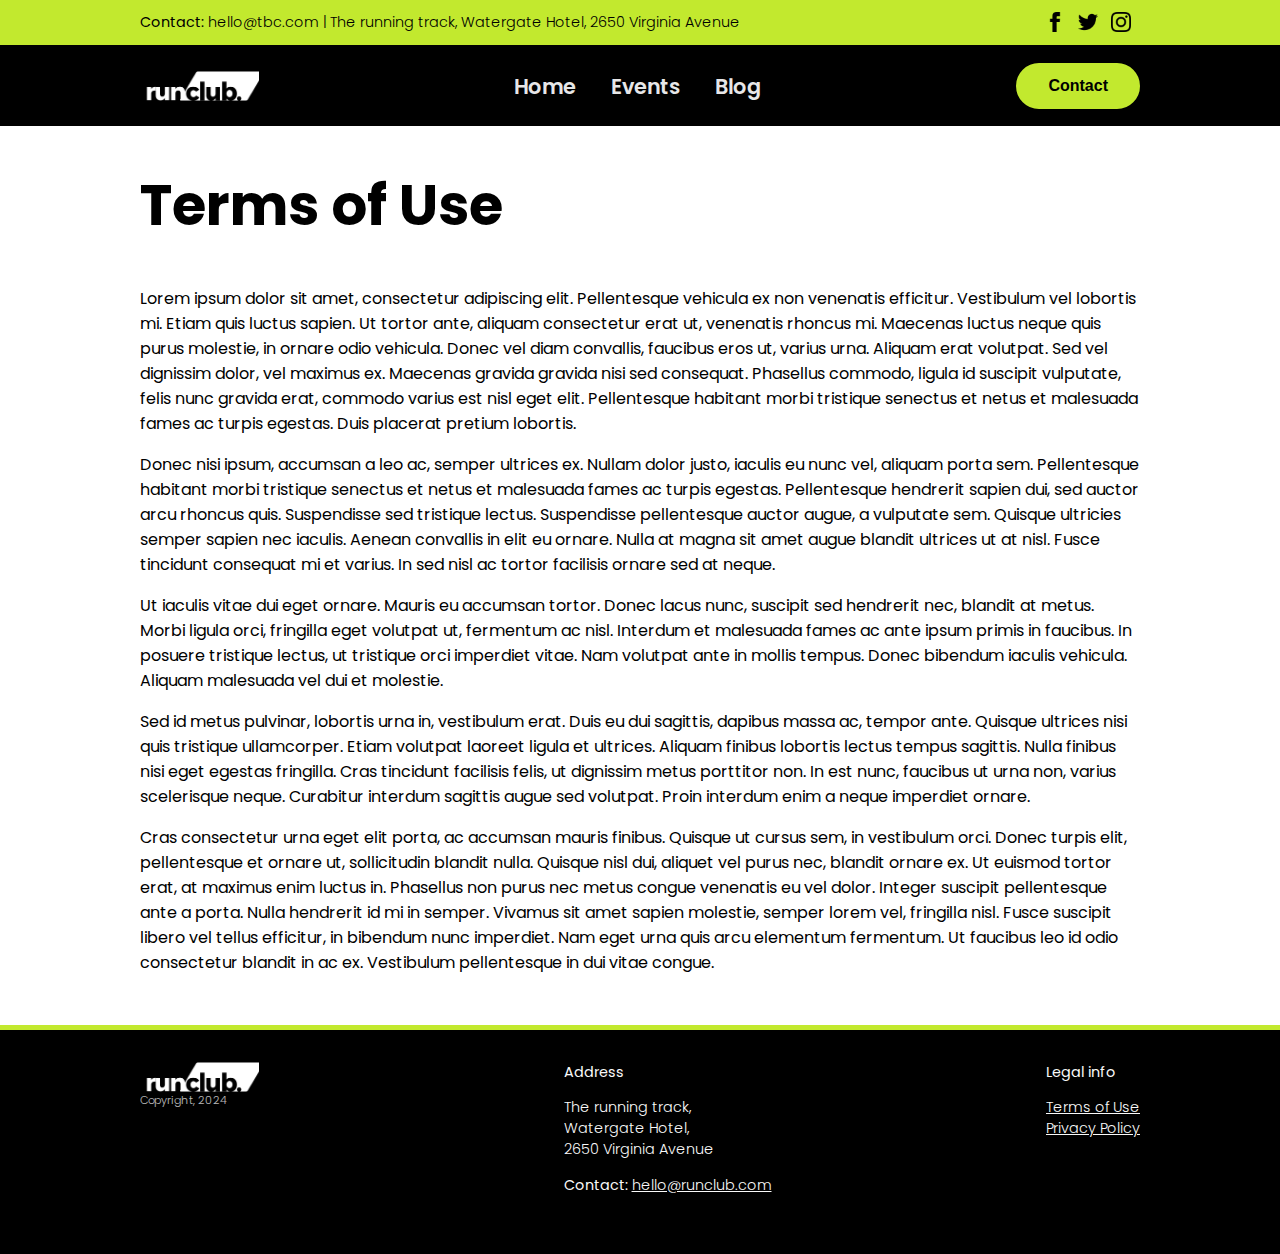
<file: terms.html>
<DOCTYPE html>
<html lang="en">
<head>
<title>Terms of Use</title>
<meta charset="utf-8">
<link rel="stylesheet" href="styles.css"> <!-- CALLING GLOBAL STYLES -->
<link rel="preconnect" href="https://fonts.googleapis.com"> <!-- CALLING GOOGLE FONTS -->
<link rel="preconnect" href="https://fonts.gstatic.com" crossorigin> <!-- CALLING GOOGLE FONTS -->
<link href="https://fonts.googleapis.com/css2?family=Poppins:ital,wght@0,100;0,200;0,300;0,400;0,500;0,600;0,700;0,800;0,900;1,100;1,200;1,300;1,400;1,500;1,600;1,700;1,800;1,900&display=swap" rel="stylesheet"> <!-- CALLING POPPINS SITE FONT -->
</head>
<!-- START CALLOUT SECTION -->
<div id="callout-container">
  <div id="callout">
    <div id="callout-mail"><b>Contact:</b> hello@tbc.com | The running track, Watergate Hotel, 2650 Virginia Avenue</div>
    <div id="callout-socials">
      <img src='media/facebook-icon.png' alt="Facebook icon" class="icon"></td>
      <img src='media/twitter-icon.png' alt="X or Twitter icon" class="icon"></td>
      <img src='media/instagram-icon.png' alt="YouTube icon" class="icon"></td>
    </div>
  </div>
</div>
<!-- START NAV SECTION -->
<div id="nav-container">
  <div id="nav-inner-container">
    <div><img src='media/logo.png' alt="The Run Club Logo" id="nav-logo"></div>
    <nav>
      <ul>
        <li><a href="/runclub-assessment">Home</a></li>
        <li><a href="/runclub-assessment/events.html">Events</a></li>
        <li><a href="/runclub-assessment/blog.html">Blog</a></li>
      </ul>
    </nav>
    <div><a href="/runclub-assessment/contact.html"><button id="green-button">Contact</button></a></div>
  </div>
</div>
<!-- START MAIN SECTION -->
<main>
    <section class="page-body">
        <div>
            <h1>Terms of Use</h1>
            <p>Lorem ipsum dolor sit amet, consectetur adipiscing elit. Pellentesque vehicula ex non venenatis efficitur. Vestibulum vel lobortis mi. Etiam quis luctus sapien. Ut tortor ante, aliquam consectetur erat ut, venenatis rhoncus mi. Maecenas luctus neque quis purus molestie, in ornare odio vehicula. Donec vel diam convallis, faucibus eros ut, varius urna. Aliquam erat volutpat. Sed vel dignissim dolor, vel maximus ex. Maecenas gravida gravida nisi sed consequat. Phasellus commodo, ligula id suscipit vulputate, felis nunc gravida erat, commodo varius est nisl eget elit. Pellentesque habitant morbi tristique senectus et netus et malesuada fames ac turpis egestas. Duis placerat pretium lobortis.</p>
            <p>Donec nisi ipsum, accumsan a leo ac, semper ultrices ex. Nullam dolor justo, iaculis eu nunc vel, aliquam porta sem. Pellentesque habitant morbi tristique senectus et netus et malesuada fames ac turpis egestas. Pellentesque hendrerit sapien dui, sed auctor arcu rhoncus quis. Suspendisse sed tristique lectus. Suspendisse pellentesque auctor augue, a vulputate sem. Quisque ultricies semper sapien nec iaculis. Aenean convallis in elit eu ornare. Nulla at magna sit amet augue blandit ultrices ut at nisl. Fusce tincidunt consequat mi et varius. In sed nisl ac tortor facilisis ornare sed at neque.</p>
            <p>Ut iaculis vitae dui eget ornare. Mauris eu accumsan tortor. Donec lacus nunc, suscipit sed hendrerit nec, blandit at metus. Morbi ligula orci, fringilla eget volutpat ut, fermentum ac nisl. Interdum et malesuada fames ac ante ipsum primis in faucibus. In posuere tristique lectus, ut tristique orci imperdiet vitae. Nam volutpat ante in mollis tempus. Donec bibendum iaculis vehicula. Aliquam malesuada vel dui et molestie.</p>
            <p>Sed id metus pulvinar, lobortis urna in, vestibulum erat. Duis eu dui sagittis, dapibus massa ac, tempor ante. Quisque ultrices nisi quis tristique ullamcorper. Etiam volutpat laoreet ligula et ultrices. Aliquam finibus lobortis lectus tempus sagittis. Nulla finibus nisi eget egestas fringilla. Cras tincidunt facilisis felis, ut dignissim metus porttitor non. In est nunc, faucibus ut urna non, varius scelerisque neque. Curabitur interdum sagittis augue sed volutpat. Proin interdum enim a neque imperdiet ornare.</p>
            <p>Cras consectetur urna eget elit porta, ac accumsan mauris finibus. Quisque ut cursus sem, in vestibulum orci. Donec turpis elit, pellentesque et ornare ut, sollicitudin blandit nulla. Quisque nisl dui, aliquet vel purus nec, blandit ornare ex. Ut euismod tortor erat, at maximus enim luctus in. Phasellus non purus nec metus congue venenatis eu vel dolor. Integer suscipit pellentesque ante a porta. Nulla hendrerit id mi in semper. Vivamus sit amet sapien molestie, semper lorem vel, fringilla nisl. Fusce suscipit libero vel tellus efficitur, in bibendum nunc imperdiet. Nam eget urna quis arcu elementum fermentum. Ut faucibus leo id odio consectetur blandit in ac ex. Vestibulum pellentesque in dui vitae congue.</p>
        </div>
    </section>
</main>
<!-- FOOTER SECTION -->
<footer id="footer-container">
  <section class="inner-container">
    <div><p><img src='media/logo.png' alt="The Run Club Logo" id="nav-logo"><br><small>Copyright, 2024</small></p></div>
    <div><p><b>Address</b><br></p><p>The running track,<br> Watergate Hotel,<br> 2650 Virginia Avenue</p><p><b>Contact:</b> <a href="mailto:hello@runclub.com">hello@runclub.com</a></p></div>
    <div><p><b>Legal info</b></p><p><a href="/runclub-assessment/terms.html">Terms of Use</a><br><a href="/runclub-assessment/privacy.html">Privacy Policy</a></p></div>
  </section>
</footer>
</body>
</html>
</file>
<file: styles.css>
/* FONT */
h1 {
    font-weight: 800;
    font-size: 3.5rem;
    font-weight: bold;
}

h2 {
    font-size: 2.5rem;
}

#h2-with-pop {
    border-bottom: 5px solid ;
}

h3 {
    font-size: 1.9rem;
    margin-bottom: 0;
}

h4 {
    font-size: 1.7rem;
    font-weight: 500;
}

p {
    font-size: 1em;
}

small {
    font-size: 0.694rem;
    opacity: 75%;
}

/* SITE WIDE CSS */
body {
    background: #fff;
    width: 100%;
    margin: 0;
    font-family: "Poppins", sans-serif;
}

.icon {
    height: 20px;
    padding-right: 9px;
}

hr {
    width: 1000px;
    margin: 50px auto 50px auto;
    opacity: 0.2;
}

ul {
    list-style-type: disc;
    padding: 0;
}

.page-body-container {
    width: 100%;
}

.page-body {
    margin: auto;
    width: 1000px;
}

a {
    color: #f9f9f9;
    text-decoration: underline;
}

.alt-a {
    color: #000;
    text-decoration: underline;
}

table {
    border: none;
    table-layout: fixed;
    text-align: left;
}

th {
    font-size: 1.7rem;
    font-weight: 500;
}

/* BODY ELEMENTS FOR MULTI PAGE USE */
.inner-container {
    margin: auto;
    width: 1000px;
    display: flex;
    justify-content: space-between;
}

.inner-container-stack {
    margin: auto;
    width: 1000px;
    display: flex;
    flex-direction: column;
}

.inner-container-stack-centre {
    margin: auto;
    width: 1000px;
    display: flex;
    flex-direction: column;
    text-align: center;
}

.site-width-only {
    margin: auto;
    width: 1000px;
}

.onpage-callout {
    margin: auto;
    width: 750px;
    padding: 20px 20px 40px 20px;
    background: #000;
    border: 6px dotted #c2e92e;
    border-radius: 15px;
    color: #f9f9f9;
    text-align: center;
}

/* CALL OUT BAR */
#callout-container {
    background-color: #c2e92e;
    padding: 12px 0 7px 0;
}

#callout {
    display: flex;
    margin: auto;
    width: 1000px;
    font-size: .9em;
    font-weight: 300;
}

#callout-mail {
    margin-right: auto;
}

#callout-socials {
    margin-left: auto;
}

/* NAV */
#nav-container {
    background-color: #000;
    padding: 5px 0 3px 0;
    position: sticky;
}

#nav-inner-container {
    margin: auto;
    width: 1000px;
    display: flex;
    justify-content: space-between;
    align-items: center;
    flex-wrap: wrap;
}

#nav-logo {
    display: inline;
    height: 30px;
    padding: 0 30px 0 0;
}

nav {
    font-weight: 600;
    font-size: 1.3em;
    list-style-type: none;
}

nav li {
    padding: 0 30px 0 0;
    display: inline;
}

nav a {
    color: #e7e7e8;
    text-decoration: none;
}

nav li :hover {
    text-decoration: underline;
}

#green-button {
    padding: 12px 30px 12px 30px;
    font-size: 1em;
    font-weight: 600;
    color: #000;
    background-color: #c2e92e;
    border: none;
    border-radius: 30px;
    border: 2px solid #c2e92e;
}

#green-button:hover {
    color:#000;
    background-color: #f9f9f9;
    border: 2px solid #c2e92e;
    opacity: 100%;
    transition: 1s;
}

#grey-button {
    margin: 12px 0 0 0;
    padding: 12px 30px 12px 30px;
    font-size: 1em;
    font-weight: 600;
    color: #2d2d2d;
    background-color: #f9f9f9;
    border: none;
    border-radius: 30px;
}

#nav-button :hover {
    background-color: #2d2d2d;
}

/* HOME PAGE TOP SECTION */
#home-main-top-container {
    background-image: linear-gradient(to bottom, #000 , rgba(0,0,0,.15)), url(media/running-banner1.jpg);
    background-repeat: no-repeat;
    background-size: cover;
    padding: 50px 0 150px 0;
}

#home-main-left {
    margin: 0 30px 0 0;
    width: 60%;
    color: #f9f9f9;
}

#home-main-right-container {
    width: 40%;
    background: rgba(0, 0, 0, 0.3);
    margin: 20px 0 0 30px;
    border-radius: 15px;
}

#home-main-right {
    width: 80%;
    padding: 0 0 20px 0;
    margin: auto;
    color: #f9f9f9;
}

#hr-home {
    width: 100%;
    margin: 20px auto 20px auto;
    opacity: 0.2;
}

/* HOME PAGE ABOUT SECTION */
#hp-about-container {
    width: 100%;
}

#hp-about-left {
    padding: 40px 0 0 0;
    width: 30%;
}

#hp-about-right {
    width: 70%;
}

/* HEADSHOT IMAGES */
.headshot {
    width: 240px;
    border-radius: 200px;
    border: 10px solid #f1f1f1;
}

/* FOOTER */
#footer-container {
    margin: 50px 0 0 0;
    width: 100%;
    background-color: #000;
    border-top: 5px #c2e92e solid;
}

footer {
    padding: 18px 0 44px 0;
    color:#f9f9f9;
    font-size: .9em;
    font-weight: 300;
}

/* CONTACT PAGE */
#contact-form {
    display: grid;
    margin: auto;
    width: 300px;
}

#small-field {
    border: solid 1px #a4a4a4;
    border-radius: 6px;
    height: 45px;
}

#large-field {
    border: solid 1px #a4a4a4;
    border-radius: 6px;
    height: 120px;
    word-wrap: normal;
}

input[type=submit] {
    padding: 12px 30px 12px 30px;
    font-size: 1em;
    font-weight: 600;
    color: #2d2d2d;
    background-color: #c2e92e;
    border: 1px solid #2d2d2d;
    border-radius: 30px;
}

/* BLOG PAGE */
.blog-article-container {
    margin: 22px 0;
    background: #f9f9f9;
    border: 5px solid #dedede;
    border-radius: 15px;
    display: flex;
    flex-direction: column;
}

.blog-article {
    text-align: left;
    margin: 22px 0;
    padding: 0 50px 30px 50px;
    color: #2d2d2d;
}
</file>
